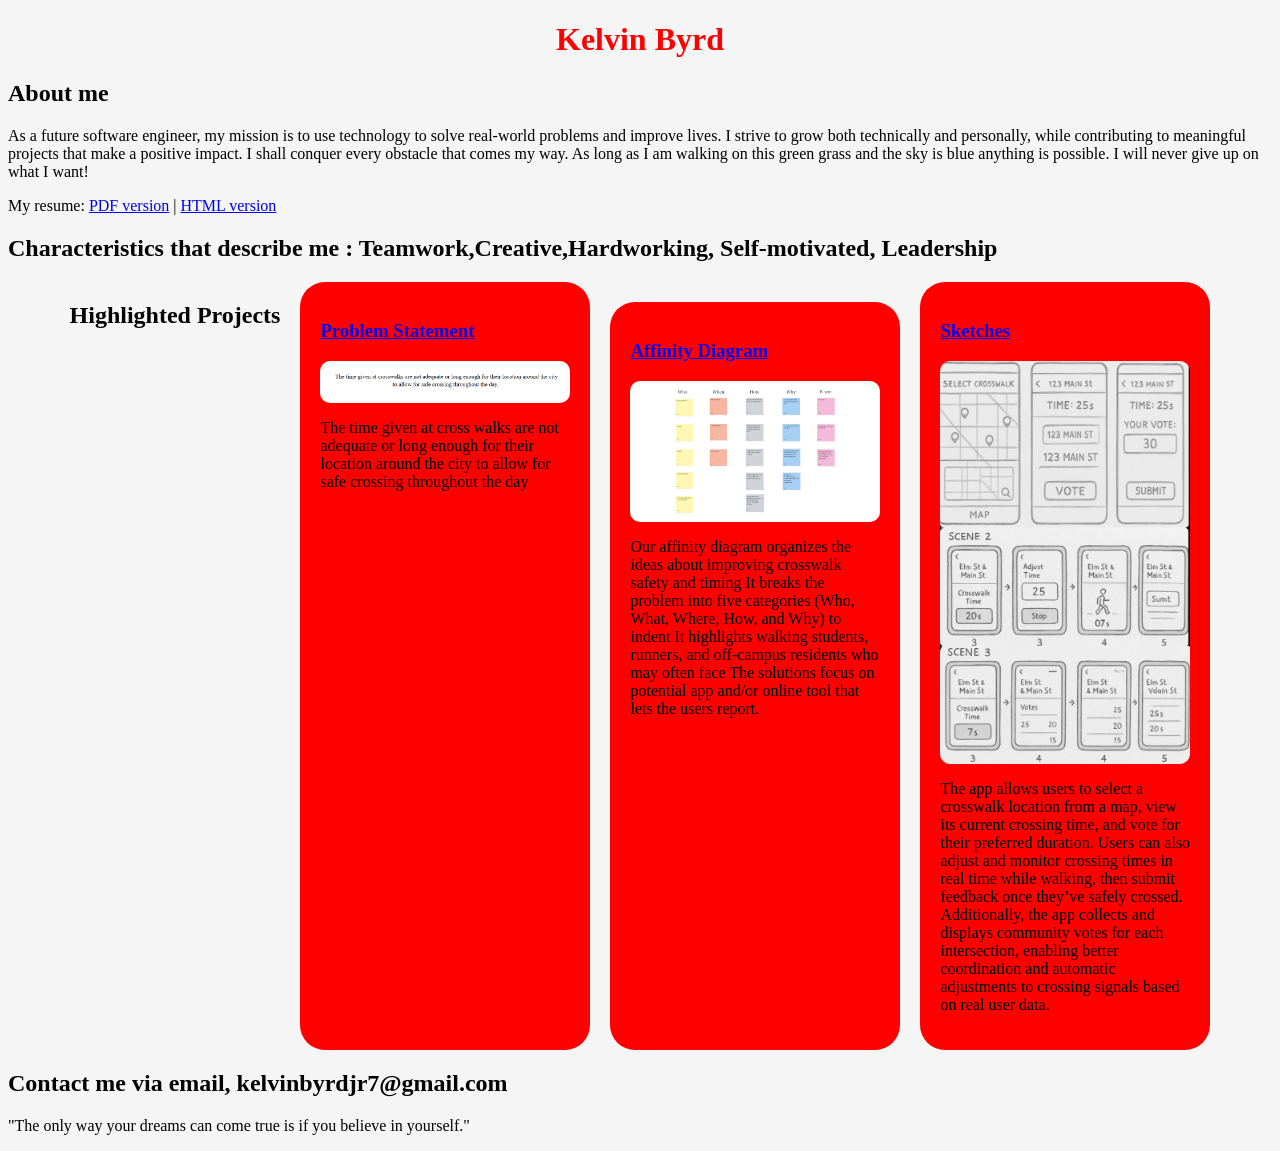
<file: index.html>
<!DOCTYPE html>
<html>
    <head>
        <title>CSCE 190: Kelvin Byrd</title>
        <link rel="stylesheet" href="styles.css">
    </head>
<body>
    <h1>Kelvin Byrd</h1>
        <div class="about">
        <h2>About me</h2>
        <p>As a future software engineer, my mission is to use technology to solve real-world problems and improve lives. I strive to grow both technically and personally, while contributing to meaningful projects that make a positive impact. I shall conquer every obstacle that comes my way.
         As long as I am walking on this green grass and the sky is blue anything is possible. I will never give up on what I want!
        </p>
    <span>
            My resume: <a href="files/final_resume_csce.pdf">PDF version</a>
|       <a href="files/final_resume_csce.html">HTML version</a>
    </span>
    </div>
    <div class="skills">
        <h2>Characteristics that describe me : Teamwork,Creative,Hardworking, Self-motivated, Leadership</h2>
    </div>
    <div class="projects">
    <h2>Highlighted Projects</h2>    
    
        <!--Problem Statement Assignment-->
    <section class="project">
        <a href="files/problem_statementcsce190.pdf"><h3>Problem Statement</h3></a>
        <a href="files/problem_statementcsce190.pdf"><img src="images/problems_statementcsce190.png"></a>
    <p>The time given at cross walks are not adequate or long enough for their location around the city to 
        allow for safe crossing throughout the day</p>
</section>
        <!--Affinity Diagram Assignment -->
<section class="project">
    <a href="files/affinity_diagramcsce190.pdf"><h3>Affinity Diagram</h3></a>
    <a href="files/affinity_diagramcsce190.pdf"><img src="images/affinity_diagramcsce190.png"></a>
    <p>
        Our affinity diagram organizes the ideas about improving crosswalk safety and timing   
        It breaks the problem into five categories (Who, What, Where, How, and Why) to indent
        It highlights walking students, runners, and off-campus residents who may often face   
        The solutions focus on  potential app and/or online tool that lets the users report.
    </p>
</section>
     <!--Sketches Assignment-->
<section class="project">
    <a href="files/sketches_csce190.pdf"><h3>Sketches</h3></a>
    <a href="files/sketches_csce190.pdf"><img src="images/sketches_csce190.png"></a>
    <p>
        The app allows users to select a crosswalk location from a map, view its current crossing time, 
        and vote for their preferred duration. Users can also adjust and monitor crossing times in real time while walking, 
        then submit feedback once they’ve safely crossed. Additionally, the app collects and displays community votes for each intersection, 
        enabling better coordination and automatic adjustments to crossing signals based on real user data.
    </p>
</section>    
    </div>
    <div class="contact">
    <h2>Contact me via email, kelvinbyrdjr7@gmail.com </h2>
</div>
    <p>"The only way your dreams can come true is if you believe in yourself."</p>
</body>
</html>
</file>
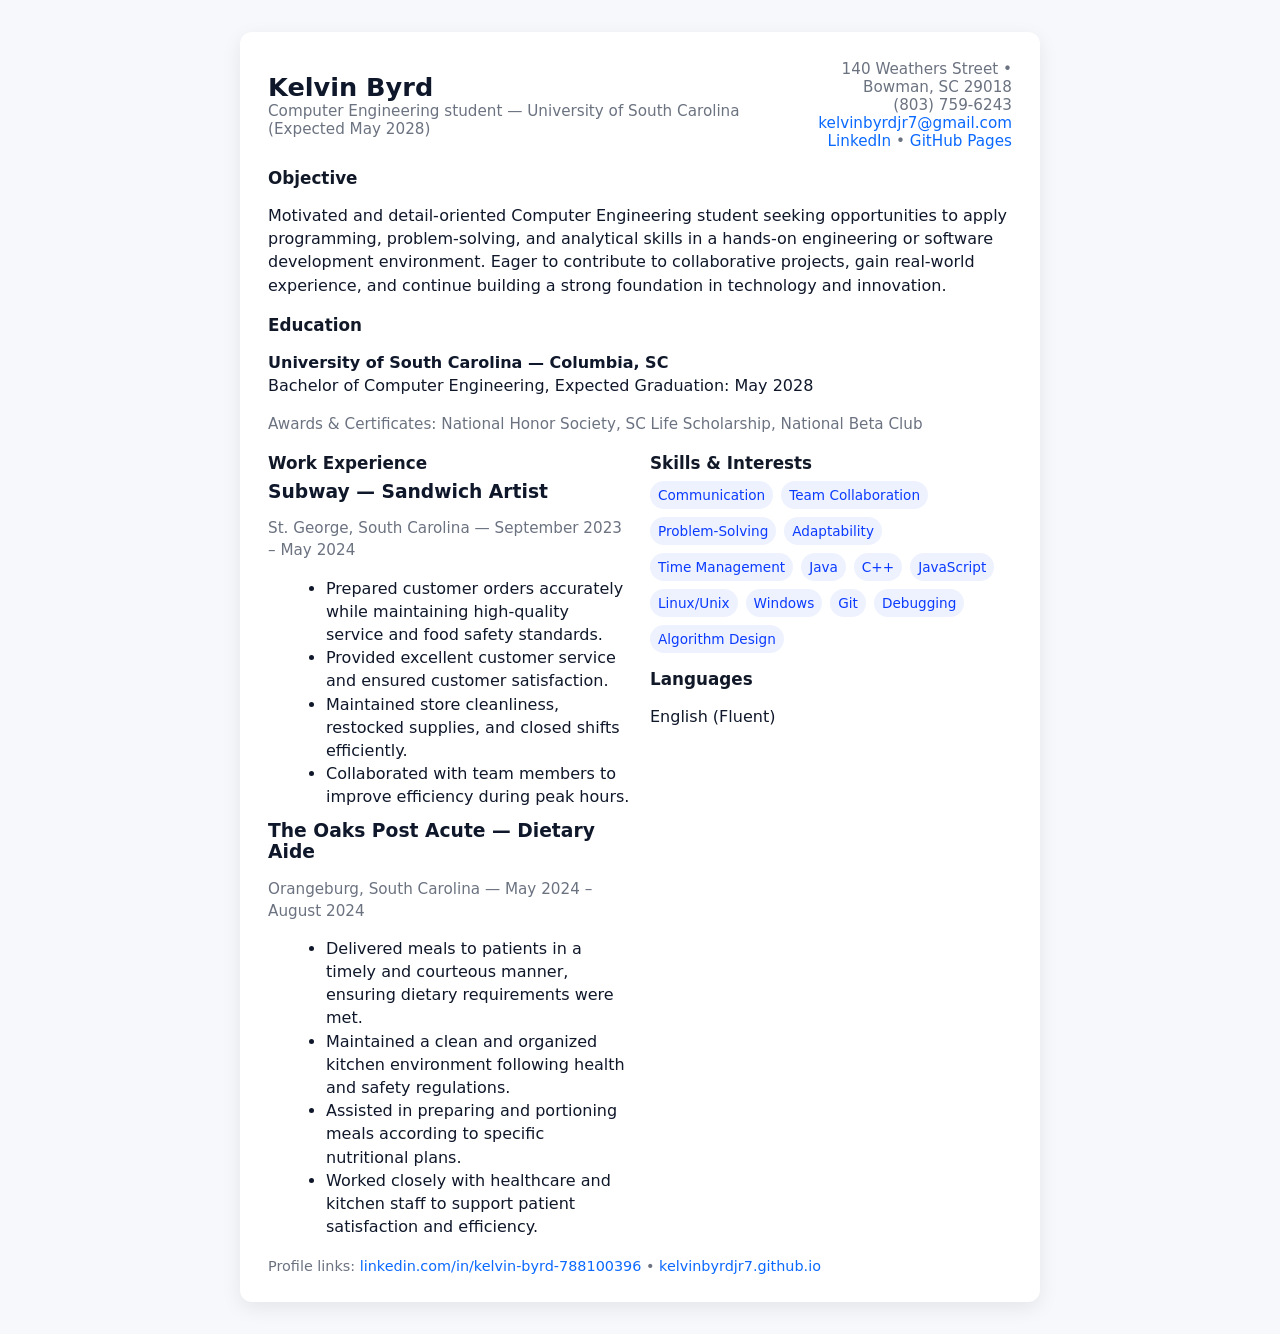
<file: files/final_resume.html>
<!doctype html>
<html lang="en">
<head>
  <meta charset="utf-8" />
  <meta name="viewport" content="width=device-width,initial-scale=1" />
  <title>Kelvin Byrd — Resume</title>
  <style>
    :root{--bg:#f6f8fb;--card:#fff;--accent:#0b69ff;--muted:#6b7280;--maxw:800px}
    body{font-family:Inter,system-ui,Arial,sans-serif;background:var(--bg);color:#0f172a;margin:0;padding:32px;display:flex;justify-content:center}
    .container{max-width:var(--maxw);width:100%}
    .card{background:var(--card);border-radius:12px;padding:28px;box-shadow:0 6px 20px rgba(12,15,30,0.08)}
    header{display:flex;align-items:center;justify-content:space-between;gap:16px}
    .name{font-size:1.6rem;font-weight:700}
    .contact{font-size:0.95rem;color:var(--muted);text-align:right}
    .section{margin-top:18px}
    h2{font-size:1.05rem;margin:0 0 8px 0;color:#111827}
    p, li{line-height:1.45;color:#0f172a}
    .meta{color:var(--muted);font-size:0.95rem}
    ul{margin:6px 0 0 18px}
    .skills{display:flex;flex-wrap:wrap;gap:8px;margin-top:8px}
    .tag{background:#eef2ff;color:#0b3bff;padding:6px 8px;border-radius:999px;font-size:0.85rem}
    a{color:var(--accent);text-decoration:none}
    .two-col{display:grid;grid-template-columns:1fr 1fr;gap:20px}
    @media (max-width:640px){.two-col{grid-template-columns:1fr}}
  </style>
</head>
<body>
  <div class="container">
    <div class="card">
      <header>
        <div>
          <div class="name">Kelvin Byrd</div>
          <div class="meta">Computer Engineering student — University of South Carolina (Expected May 2028)</div>
        </div>
        <div class="contact">
          140 Weathers Street • Bowman, SC 29018<br/>
          (803) 759-6243<br/>
          <a href="mailto:kelvinbyrdjr7@gmail.com">kelvinbyrdjr7@gmail.com</a><br/>
          <a href="https://www.linkedin.com/in/kelvin-byrd-788100396/" target="_blank">LinkedIn</a> • 
          <a href="https://kelvinbyrdjr7.github.io/" target="_blank">GitHub Pages</a>
        </div>
      </header>

      <section class="section">
        <h2>Objective</h2>
        <p>Motivated and detail-oriented Computer Engineering student seeking opportunities to apply programming, problem-solving, and analytical skills in a hands-on engineering or software development environment. Eager to contribute to collaborative projects, gain real-world experience, and continue building a strong foundation in technology and innovation.</p>
      </section>

      <section class="section">
        <h2>Education</h2>
        <p><strong>University of South Carolina — Columbia, SC</strong><br/>
        Bachelor of Computer Engineering, Expected Graduation: May 2028</p>
        <p class="meta">Awards & Certificates: National Honor Society, SC Life Scholarship, National Beta Club</p>
      </section>

      <section class="section two-col">
        <div>
          <h2>Work Experience</h2>
          <h3 style="margin:8px 0 4px 0"><strong>Subway</strong> — Sandwich Artist</h3>
          <p class="meta">St. George, South Carolina — September 2023 – May 2024</p>
          <ul>
            <li>Prepared customer orders accurately while maintaining high-quality service and food safety standards.</li>
            <li>Provided excellent customer service and ensured customer satisfaction.</li>
            <li>Maintained store cleanliness, restocked supplies, and closed shifts efficiently.</li>
            <li>Collaborated with team members to improve efficiency during peak hours.</li>
          </ul>

          <h3 style="margin:12px 0 4px 0"><strong>The Oaks Post Acute</strong> — Dietary Aide</h3>
          <p class="meta">Orangeburg, South Carolina — May 2024 – August 2024</p>
          <ul>
            <li>Delivered meals to patients in a timely and courteous manner, ensuring dietary requirements were met.</li>
            <li>Maintained a clean and organized kitchen environment following health and safety regulations.</li>
            <li>Assisted in preparing and portioning meals according to specific nutritional plans.</li>
            <li>Worked closely with healthcare and kitchen staff to support patient satisfaction and efficiency.</li>
          </ul>
        </div>

        <div>
          <h2>Skills & Interests</h2>
          <div class="skills">
            <span class="tag">Communication</span>
            <span class="tag">Team Collaboration</span>
            <span class="tag">Problem-Solving</span>
            <span class="tag">Adaptability</span>
            <span class="tag">Time Management</span>
            <span class="tag">Java</span>
            <span class="tag">C++</span>
            <span class="tag">JavaScript</span>
            <span class="tag">Linux/Unix</span>
            <span class="tag">Windows</span>
            <span class="tag">Git</span>
            <span class="tag">Debugging</span>
            <span class="tag">Algorithm Design</span>
          </div>

          <h2 style="margin-top:16px">Languages</h2>
          <p>English (Fluent)</p>
        </div>
      </section>

      <footer style="margin-top:20px;font-size:0.9rem;color:var(--muted)">
        Profile links: <a href="https://www.linkedin.com/in/kelvin-byrd-788100396/" target="_blank">linkedin.com/in/kelvin-byrd-788100396</a> • <a href="https://kelvinbyrdjr7.github.io/" target="_blank">kelvinbyrdjr7.github.io</a>
      </footer>
    </div>
  </div>
</body>
</html>
</file>
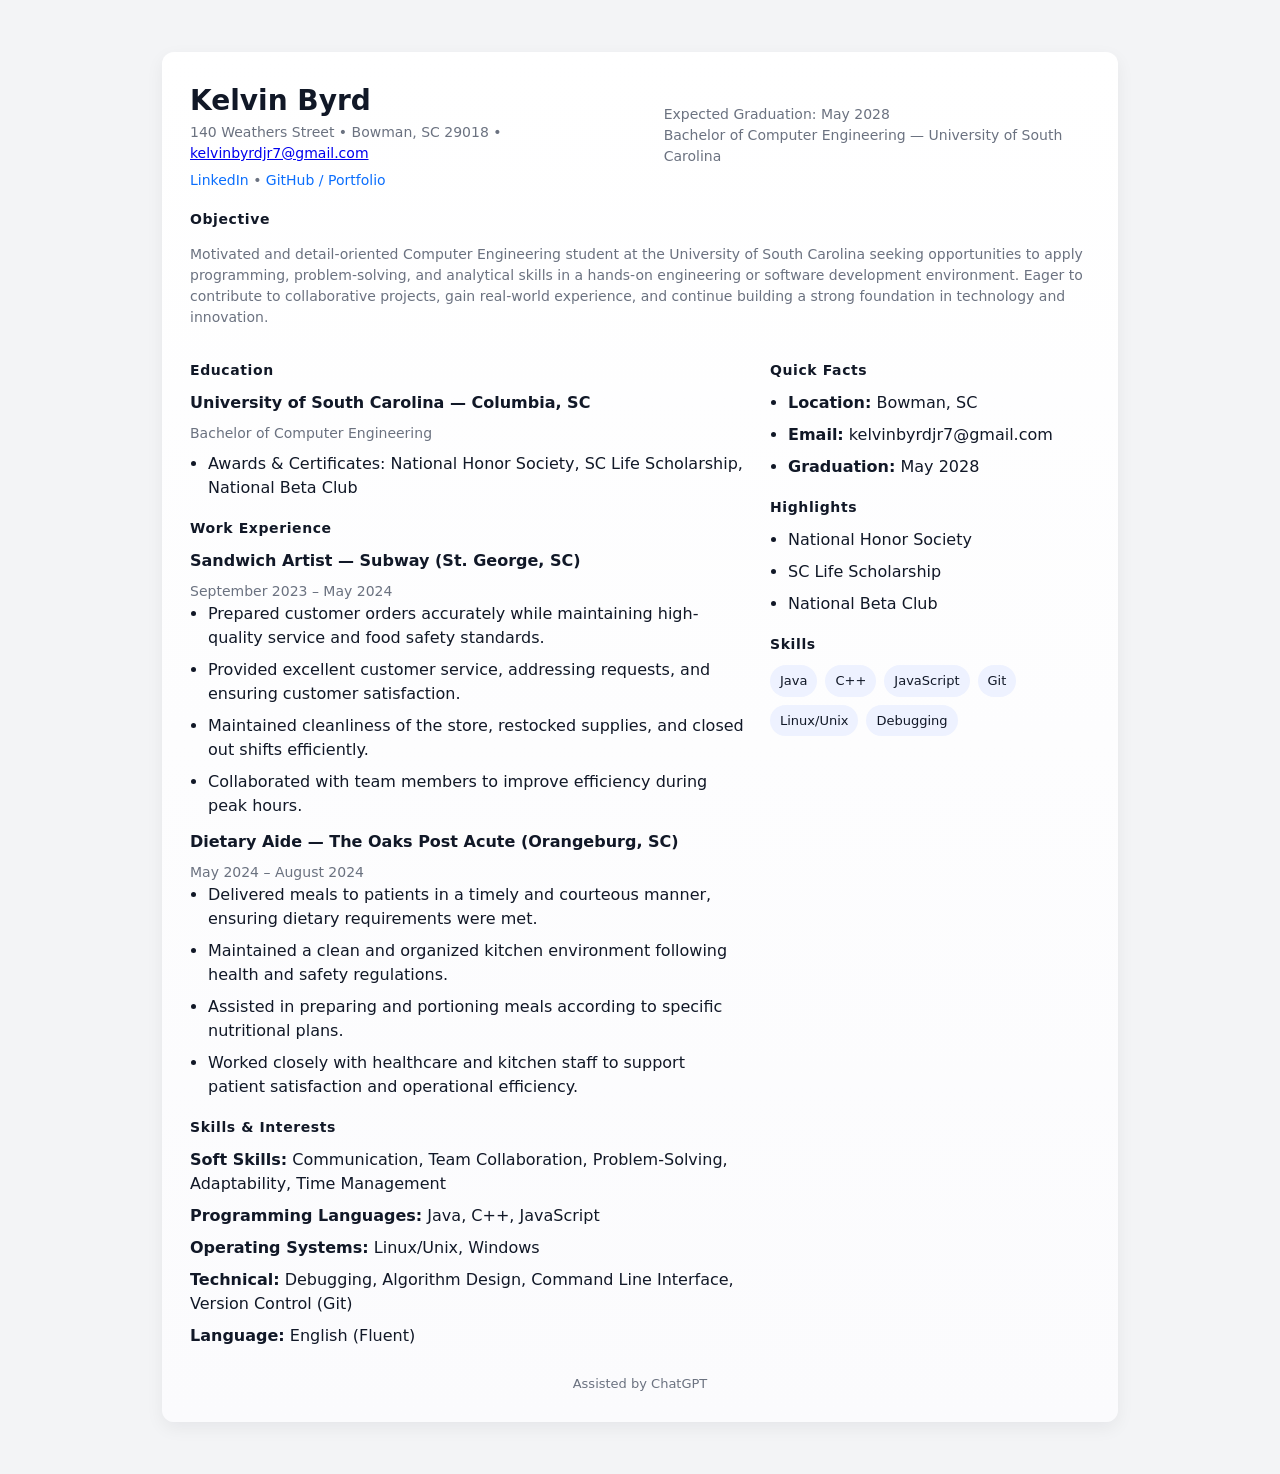
<file: files/final_resume_csce.html>
<!doctype html>
<html lang="en">
<head>
  <meta charset="utf-8" />
  <meta name="viewport" content="width=device-width, initial-scale=1" />
  <title>Kelvin Byrd — Resume</title>
  <style>
    :root{--accent:#0b6efd;--muted:#6b7280;--card:#ffffff;--bg:#f3f4f6}
    body{font-family:Inter, system-ui, -apple-system, "Segoe UI", Roboto, "Helvetica Neue", Arial; background:var(--bg); color:#111827; line-height:1.5; padding:24px}
    .container{max-width:900px;margin:20px auto;padding:28px;background:linear-gradient(180deg,#ffffff 0%, #fbfbfd 100%);box-shadow:0 6px 18px rgba(15,23,42,0.06);border-radius:12px}
    header{display:flex;justify-content:space-between;align-items:center;gap:16px}
    .name{font-size:clamp(20px,3vw,28px);font-weight:700}
    .contact{font-size:14px;color:var(--muted)}
    .section{margin-top:18px}
    h2{font-size:14px;letter-spacing:0.6px;margin:0 0 10px 0;color:#111827}
    .sub{font-weight:600;margin-bottom:8px}
    .muted{color:var(--muted);font-size:14px}
    ul{margin:0;padding-left:18px}
    li{margin-bottom:8px}
    .two-col{display:grid;grid-template-columns:1fr 320px;gap:24px}
    @media (max-width:880px){.two-col{grid-template-columns:1fr}.contact-block{margin-top:12px}}
    .card{background:transparent}
    .links a{color:var(--accent);text-decoration:none}
    footer{margin-top:26px;font-size:13px;color:var(--muted);text-align:center}
    .skills-list{display:flex;flex-wrap:wrap;gap:8px}
    .skill{background:#eef2ff;padding:6px 10px;border-radius:999px;font-size:13px}
  </style>
</head>
<body>
  <div class="container">
    <header>
      <div>
        <div class="name">Kelvin Byrd</div>
        <div class="contact">140 Weathers Street • Bowman, SC 29018 • <a href="mailto:kelvinbyrdjr7@gmail.com">kelvinbyrdjr7@gmail.com</a></div>
        <div class="contact links" style="margin-top:6px">
          <a href="https://www.linkedin.com/in/kelvin-byrd-788100396/" target="_blank" rel="noopener">LinkedIn</a> • 
          <a href="https://kelvinbyrdjr7.github.io/" target="_blank" rel="noopener">GitHub / Portfolio</a>
        </div>
      </div>
      <div class="contact-block">
        <div class="muted">Expected Graduation: May 2028</div>
        <div class="muted">Bachelor of Computer Engineering — University of South Carolina</div>
      </div>
    </header>

    <section class="section">
      <h2>Objective</h2>
      <p class="muted">Motivated and detail-oriented Computer Engineering student at the University of South Carolina seeking opportunities to apply programming, problem-solving, and analytical skills in a hands-on engineering or software development environment. Eager to contribute to collaborative projects, gain real-world experience, and continue building a strong foundation in technology and innovation.</p>
    </section>

    <div class="two-col">
      <main>
        <section class="section">
          <h2>Education</h2>
          <div class="sub">University of South Carolina — Columbia, SC</div>
          <div class="muted">Bachelor of Computer Engineering</div>
          <ul style="margin-top:8px">
            <li>Awards & Certificates: National Honor Society, SC Life Scholarship, National Beta Club</li>
          </ul>
        </section>

        <section class="section">
          <h2>Work Experience</h2>

          <div style="margin-bottom:12px">
            <div class="sub">Sandwich Artist — Subway (St. George, SC)</div>
            <div class="muted">September 2023 – May 2024</div>
            <ul>
              <li>Prepared customer orders accurately while maintaining high-quality service and food safety standards.</li>
              <li>Provided excellent customer service, addressing requests, and ensuring customer satisfaction.</li>
              <li>Maintained cleanliness of the store, restocked supplies, and closed out shifts efficiently.</li>
              <li>Collaborated with team members to improve efficiency during peak hours.</li>
            </ul>
          </div>

          <div>
            <div class="sub">Dietary Aide — The Oaks Post Acute (Orangeburg, SC)</div>
            <div class="muted">May 2024 – August 2024</div>
            <ul>
              <li>Delivered meals to patients in a timely and courteous manner, ensuring dietary requirements were met.</li>
              <li>Maintained a clean and organized kitchen environment following health and safety regulations.</li>
              <li>Assisted in preparing and portioning meals according to specific nutritional plans.</li>
              <li>Worked closely with healthcare and kitchen staff to support patient satisfaction and operational efficiency.</li>
            </ul>
          </div>
        </section>

        <section class="section">
          <h2>Skills & Interests</h2>
          <div style="margin-bottom:8px">
            <strong>Soft Skills:</strong> Communication, Team Collaboration, Problem-Solving, Adaptability, Time Management
          </div>
          <div style="margin-bottom:8px"><strong>Programming Languages:</strong> Java, C++, JavaScript</div>
          <div style="margin-bottom:8px"><strong>Operating Systems:</strong> Linux/Unix, Windows</div>
          <div style="margin-bottom:8px"><strong>Technical:</strong> Debugging, Algorithm Design, Command Line Interface, Version Control (Git)</div>
          <div><strong>Language:</strong> English (Fluent)</div>
        </section>

      </main>

      <aside class="card">
        <section class="section">
          <h2>Quick Facts</h2>
          <ul>
            <li><strong>Location:</strong> Bowman, SC</li>
            <li><strong>Email:</strong> kelvinbyrdjr7@gmail.com</li>
            <li><strong>Graduation:</strong> May 2028</li>
          </ul>
        </section>

        <section class="section">
          <h2>Highlights</h2>
          <ul>
            <li>National Honor Society</li>
            <li>SC Life Scholarship</li>
            <li>National Beta Club</li>
          </ul>
        </section>

        <section class="section">
          <h2>Skills</h2>
          <div class="skills-list" style="margin-top:8px">
            <span class="skill">Java</span>
            <span class="skill">C++</span>
            <span class="skill">JavaScript</span>
            <span class="skill">Git</span>
            <span class="skill">Linux/Unix</span>
            <span class="skill">Debugging</span>
          </div>
        </section>
      </aside>
    </div>

    <footer>
      <div>Assisted by ChatGPT</div>
    </footer>
  </div>
</body>
</html>
</file>
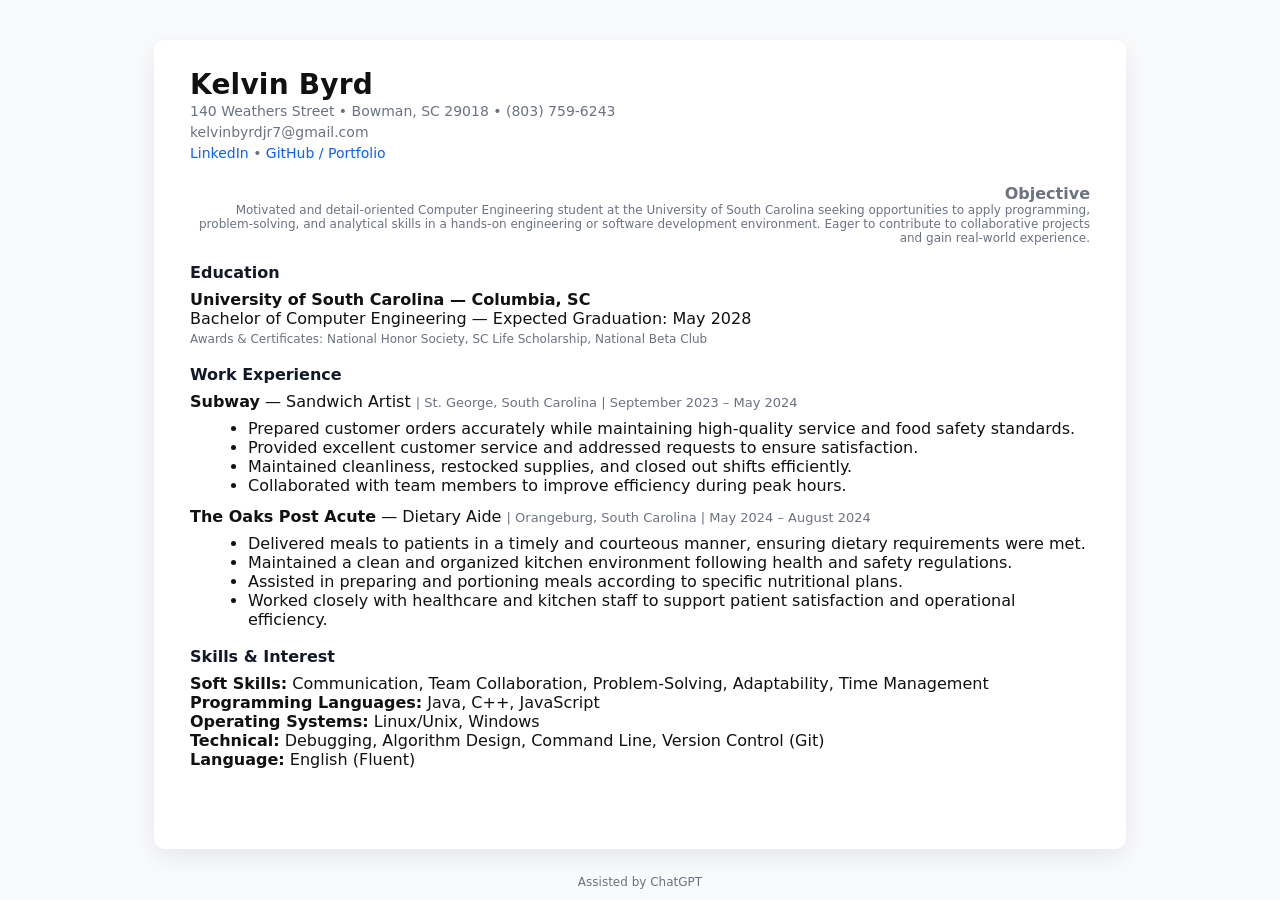
<file: files/final_resume_csce190.html>
<!doctype html>
<html lang="en">
<head>
  <meta charset="utf-8" />
  <meta name="viewport" content="width=device-width,initial-scale=1" />
  <title>Kelvin Byrd — Resume</title>
  <style>
    :root{--max-width:900px;--accent:#111827;--muted:#6b7280}
    body{font-family:Inter, system-ui, -apple-system, "Segoe UI", Roboto, "Helvetica Neue", Arial;
         margin:0; padding:0; color:#111; background:#f8fafc; display:flex; justify-content:center;}
    .container{max-width:var(--max-width); background:#fff; margin:40px; padding:28px 36px 80px; box-shadow:0 8px 24px rgba(15,23,42,0.08); border-radius:10px;}
    header{display:flex; justify-content:space-between; align-items:flex-start; gap:20px; flex-wrap:wrap;}
    h1{margin:0; font-size:28px; letter-spacing:0.2px;}
    .contact{font-size:14px; color:var(--muted); line-height:1.5;}
    section{margin-top:18px;}
    .section-title{font-weight:700; color:var(--accent); margin-bottom:8px;}
    .job{margin-bottom:12px;}
    .job .meta{font-size:13px; color:var(--muted);}
    ul{margin:8px 0 0 18px;}
    .links a{color:#0b5fff; text-decoration:none;}
    footer#page-footer{position:fixed; left:0; right:0; bottom:0; height:36px; display:flex; justify-content:center; align-items:center; background:transparent; pointer-events:none; font-size:12px; color:var(--muted);}
    .print-note{font-size:12px; color:var(--muted);}
    @media (max-width:640px){
      .container{margin:18px; padding:20px;}
      h1{font-size:22px;}
    }
  </style>
</head>
<body>
  <div class="container" role="main">
    <header>
      <div>
        <h1>Kelvin Byrd</h1>
        <div class="contact">
          140 Weathers Street &bull; Bowman, SC 29018 &bull; (803) 759-6243<br/>
          kelvinbyrdjr7@gmail.com<br/>
          <span class="links">
            <a href="https://www.linkedin.com/in/kelvin-byrd-788100396/" target="_blank" rel="noopener">LinkedIn</a> &bull;
            <a href="https://kelvinbyrdjr7.github.io/" target="_blank" rel="noopener">GitHub / Portfolio</a>
          </span>
        </div>
      </div>
      <div style="text-align:right;">
        <div style="font-weight:700; color:var(--muted)">Objective</div>
        <div class="print-note">Motivated and detail-oriented Computer Engineering student at the University of South Carolina seeking opportunities to apply programming, problem-solving, and analytical skills in a hands-on engineering or software development environment. Eager to contribute to collaborative projects and gain real-world experience.</div>
      </div>
    </header>

    <section aria-labelledby="education">
      <div class="section-title" id="education">Education</div>
      <div>
        <strong>University of South Carolina — Columbia, SC</strong><br/>
        Bachelor of Computer Engineering — Expected Graduation: May 2028<br/>
        <span class="print-note">Awards & Certificates: National Honor Society, SC Life Scholarship, National Beta Club</span>
      </div>
    </section>

    <section aria-labelledby="work">
      <div class="section-title" id="work">Work Experience</div>

      <div class="job">
        <div><strong>Subway</strong> — Sandwich Artist <span class="meta">| St. George, South Carolina | September 2023 – May 2024</span></div>
        <ul>
          <li>Prepared customer orders accurately while maintaining high-quality service and food safety standards.</li>
          <li>Provided excellent customer service and addressed requests to ensure satisfaction.</li>
          <li>Maintained cleanliness, restocked supplies, and closed out shifts efficiently.</li>
          <li>Collaborated with team members to improve efficiency during peak hours.</li>
        </ul>
      </div>

      <div class="job">
        <div><strong>The Oaks Post Acute</strong> — Dietary Aide <span class="meta">| Orangeburg, South Carolina | May 2024 – August 2024</span></div>
        <ul>
          <li>Delivered meals to patients in a timely and courteous manner, ensuring dietary requirements were met.</li>
          <li>Maintained a clean and organized kitchen environment following health and safety regulations.</li>
          <li>Assisted in preparing and portioning meals according to specific nutritional plans.</li>
          <li>Worked closely with healthcare and kitchen staff to support patient satisfaction and operational efficiency.</li>
        </ul>
      </div>
    </section>

    <section aria-labelledby="skills">
      <div class="section-title" id="skills">Skills & Interest</div>
      <div>
        <strong>Soft Skills:</strong> Communication, Team Collaboration, Problem-Solving, Adaptability, Time Management<br/>
        <strong>Programming Languages:</strong> Java, C++, JavaScript<br/>
        <strong>Operating Systems:</strong> Linux/Unix, Windows<br/>
        <strong>Technical:</strong> Debugging, Algorithm Design, Command Line, Version Control (Git)<br/>
        <strong>Language:</strong> English (Fluent)
      </div>
    </section>

  </div>

  <footer id="page-footer">Assisted by ChatGPT</footer>
</body>
</html>
</file>
<file: styles.css>
body {
    background: #ffffff;
    font-family: Georgia, 'Times New Roman', Times, serif, Times, serif;
}

h1 {
    text-align: center;
    color: #ff0000;
}

.about {
    background: #ffffff;
}

/* PROJECTS LAYOUT */
.projects {
    display: flex;
    flex-wrap: wrap;
    justify-content: center;  /* centers all boxes */
    gap: 20px;                /* even spacing between boxes */
}

/* EACH BOX */
.project {
    width: 250px;             /* smaller boxes */
    background: #ff0000;
    padding: 20px;
    border-radius: 25px;
    color: black;
}

/* IMAGES INSIDE BOXES */
.project img {
    width: 100%;
    height: auto;
    display: block;
    border-radius: 10px;
    margin-top: 10px;
}

/* FORCE 3RD BOX TO CENTER ON ITS OWN ROW */
.project:nth-child(3) {
    margin-top: 20px;
}
body {
    background-color: #f5f5f5;
}
<title> {
    color: rgb(255, 0, 0); 
    text-shadow:
        -2px -2px 0 black,
         2px -2px 0 black,
        -2px  2px 0 black,
         2px  2px 0 black;
}
.about {
    background-color: #f5f5f5;
}
</file>
